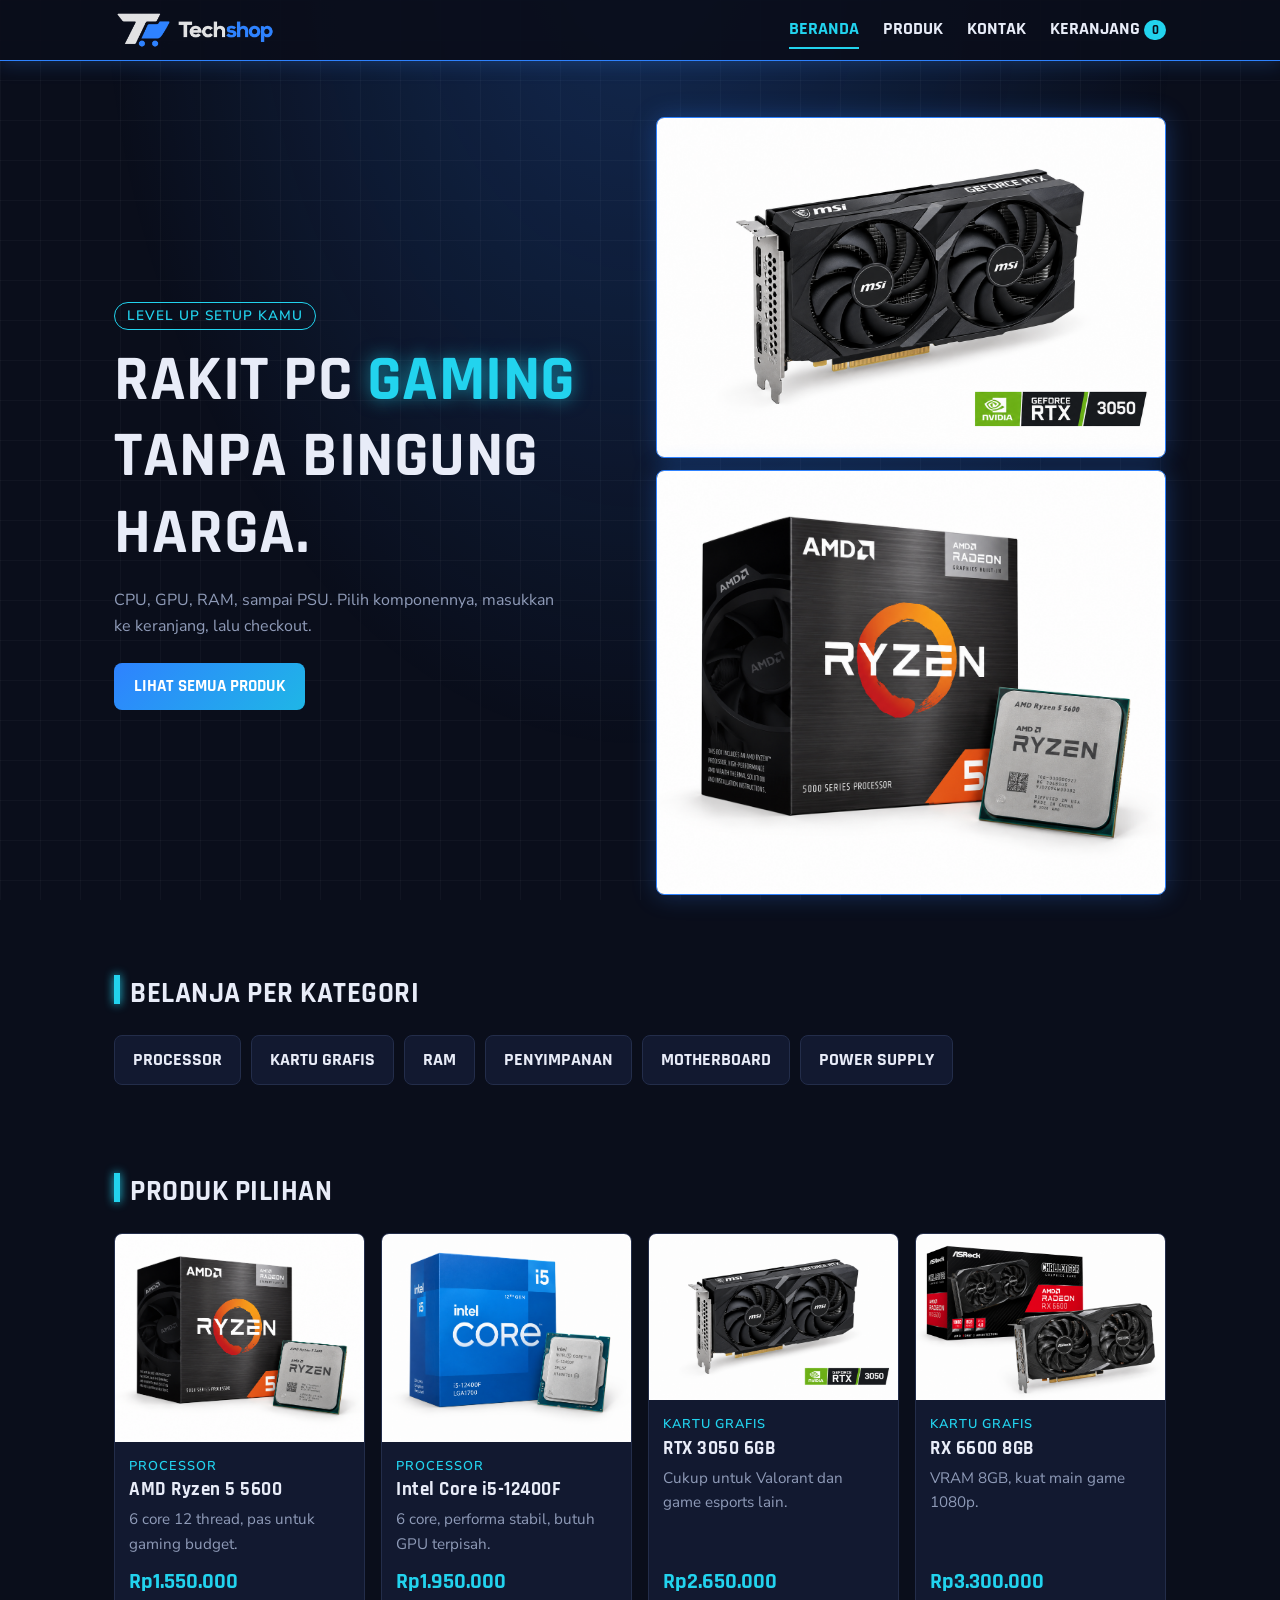
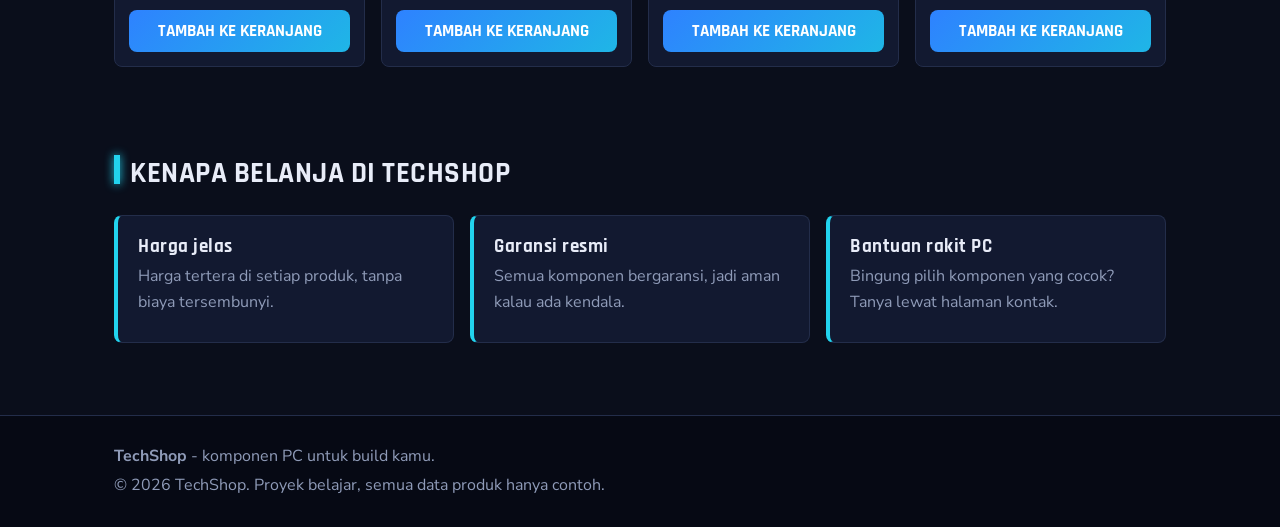
<file: index.html>
<!DOCTYPE html>
<html lang="id">
<head>
  <title>TechShop - Komponen PC untuk build kamu</title>
  <meta charset="UTF-8">
  <meta name="viewport" content="width=device-width, initial-scale=1">
  <link rel="icon" href="images/favicon.png">
  <link rel="preconnect" href="https://fonts.googleapis.com">
  <link rel="preconnect" href="https://fonts.gstatic.com" crossorigin>
  <link href="https://fonts.googleapis.com/css2?family=Nunito+Sans:wght@400;600&family=Rajdhani:wght@600;700&display=swap" rel="stylesheet">
  <link rel="stylesheet" href="css/style.css">
</head>
<body>
  <div id="site-header"></div>

  <main>
    <section class="hero">
      <div class="hero-text">
        <p class="hero-tag">Level up setup kamu</p>
        <h1>Rakit PC <span class="neon">gaming</span> tanpa bingung harga.</h1>
        <p>CPU, GPU, RAM, sampai PSU. Pilih komponennya, masukkan ke keranjang, lalu checkout.</p>
        <a class="btn" href="products.html">Lihat semua produk</a>
      </div>
      <div class="hero-images">
        <img src="images/products/MSI-GeForce-rtx-3050.png" alt="Kartu grafis RTX 3050">
        <img src="images/products/cpu-ryzen-5600.png" alt="Processor Ryzen 5 5600">
      </div>
    </section>

    <section class="section">
      <h2>Belanja per kategori</h2>
      <div id="category-list" class="category-list"></div>
    </section>

    <section class="section">
      <h2>Produk pilihan</h2>
      <div id="featured-list" class="product-grid"></div>
    </section>

    <section class="section">
      <h2>Kenapa belanja di TechShop</h2>
      <div class="info-grid">
        <div class="info-box">
          <h3>Harga jelas</h3>
          <p>Harga tertera di setiap produk, tanpa biaya tersembunyi.</p>
        </div>
        <div class="info-box">
          <h3>Garansi resmi</h3>
          <p>Semua komponen bergaransi, jadi aman kalau ada kendala.</p>
        </div>
        <div class="info-box">
          <h3>Bantuan rakit PC</h3>
          <p>Bingung pilih komponen yang cocok? Tanya lewat halaman kontak.</p>
        </div>
      </div>
    </section>
  </main>

  <div id="site-footer"></div>

  <script src="js/data.js"></script>
  <script src="js/cart.js"></script>
  <script src="js/layout.js"></script>
  <script src="js/products.js"></script>
</body>
</html>
</file>
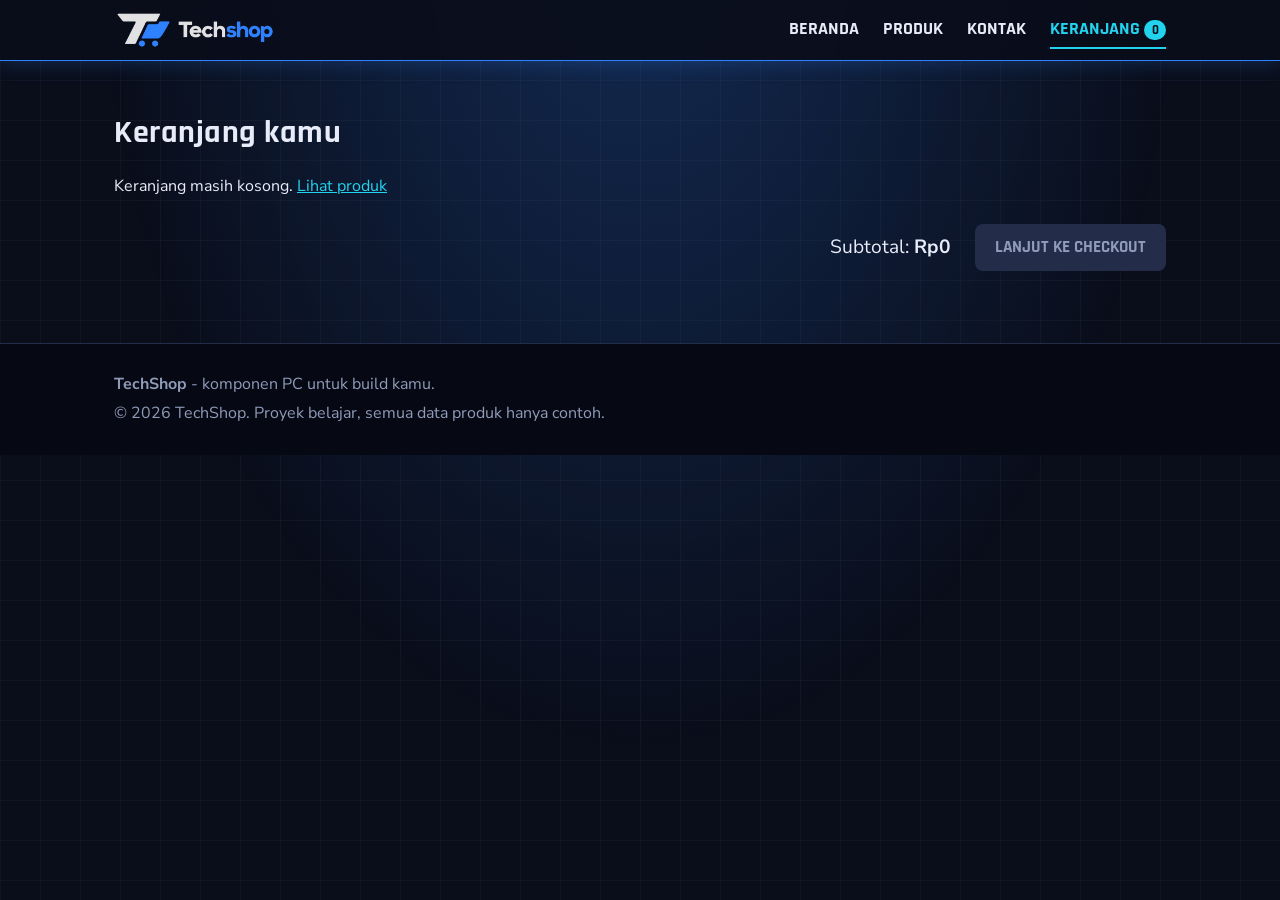
<file: cart.html>
<!DOCTYPE html>
<html lang="id">
<head>
  <title>Keranjang - TechShop</title>
  <meta charset="UTF-8">
  <meta name="viewport" content="width=device-width, initial-scale=1">
  <link rel="icon" href="images/favicon.png">
  <link rel="preconnect" href="https://fonts.googleapis.com">
  <link rel="preconnect" href="https://fonts.gstatic.com" crossorigin>
  <link href="https://fonts.googleapis.com/css2?family=Nunito+Sans:wght@400;600&family=Rajdhani:wght@600;700&display=swap" rel="stylesheet">
  <link rel="stylesheet" href="css/style.css">
</head>
<body>
  <div id="site-header"></div>

  <main class="section">
    <h1>Keranjang kamu</h1>
    <div id="cart-items"></div>

    <div class="cart-footer">
      <p class="cart-total">Subtotal: <strong id="cart-subtotal">Rp0</strong></p>
      <a id="checkout-btn" class="btn" href="checkout.html">Lanjut ke checkout</a>
    </div>
  </main>

  <div id="site-footer"></div>

  <script src="js/data.js"></script>
  <script src="js/cart.js"></script>
  <script src="js/layout.js"></script>
  <script src="js/cart-page.js"></script>
</body>
</html>
</file>
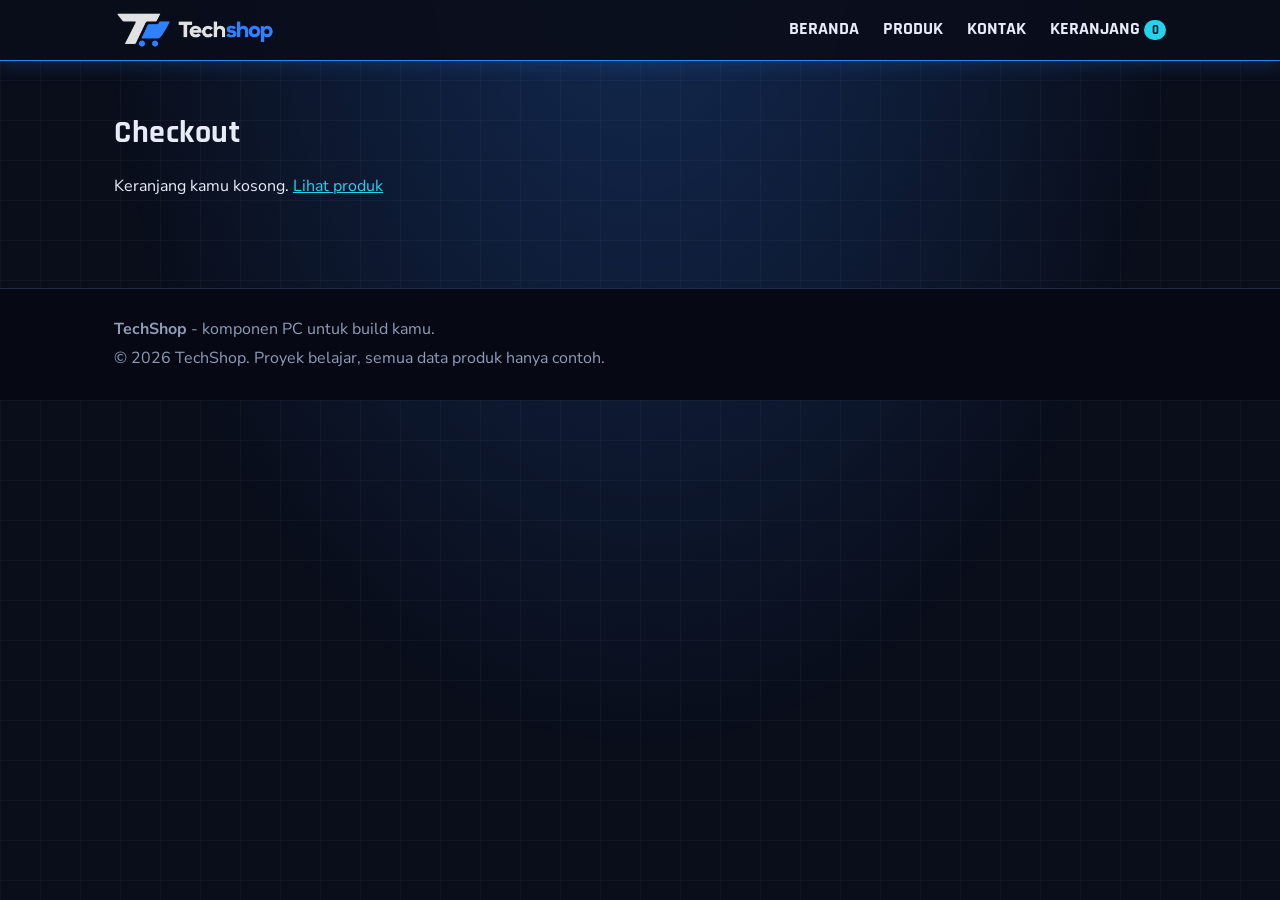
<file: checkout.html>
<!DOCTYPE html>
<html lang="id">
<head>
  <title>Checkout - TechShop</title>
  <meta charset="UTF-8">
  <meta name="viewport" content="width=device-width, initial-scale=1">
  <link rel="icon" href="images/favicon.png">
  <link rel="preconnect" href="https://fonts.googleapis.com">
  <link rel="preconnect" href="https://fonts.gstatic.com" crossorigin>
  <link href="https://fonts.googleapis.com/css2?family=Nunito+Sans:wght@400;600&family=Rajdhani:wght@600;700&display=swap" rel="stylesheet">
  <link rel="stylesheet" href="css/style.css">
</head>
<body>
  <div id="site-header"></div>

  <main class="section">
    <h1>Checkout</h1>

    <p id="empty-message" hidden>Keranjang kamu kosong. <a href="products.html">Lihat produk</a></p>

    <div id="checkout-layout" class="checkout-layout">
      <form id="checkout-form" class="form-box">
        <h2>Data pengiriman</h2>

        <label for="name">Nama lengkap</label>
        <input id="name" class="field" type="text" required>

        <label for="phone">Nomor HP</label>
        <input id="phone" class="field" type="tel" pattern="[0-9+ ]{9,15}" title="Isi nomor HP, contoh: 081234567890" required>

        <label for="address">Alamat lengkap</label>
        <textarea id="address" class="field" rows="3" required></textarea>

        <label for="payment">Metode pembayaran</label>
        <select id="payment" class="field" required>
          <option value="Transfer bank">Transfer bank</option>
          <option value="E-wallet">E-wallet</option>
          <option value="COD">Bayar di tempat (COD)</option>
        </select>

        <button type="submit" class="btn">Buat pesanan</button>
      </form>

      <aside class="form-box">
        <h2>Ringkasan pesanan</h2>
        <div id="summary-items"></div>
        <div class="summary-row"><span>Subtotal</span><span id="sum-subtotal"></span></div>
        <div class="summary-row"><span>Ongkir</span><span id="sum-shipping"></span></div>
        <div class="summary-row summary-total"><span>Total</span><span id="sum-total"></span></div>
      </aside>
    </div>

    <div id="order-success" class="form-box success-box" hidden>
      <h2>Pesanan berhasil dibuat</h2>
      <p>Nomor pesanan kamu: <strong id="order-id"></strong></p>
      <p>Total bayar: <strong id="order-total"></strong></p>
      <p>Terima kasih sudah belanja di TechShop.</p>
      <a class="btn" href="products.html">Belanja lagi</a>
    </div>
  </main>

  <div id="site-footer"></div>

  <script src="js/data.js"></script>
  <script src="js/cart.js"></script>
  <script src="js/layout.js"></script>
  <script src="js/checkout.js"></script>
</body>
</html>
</file>
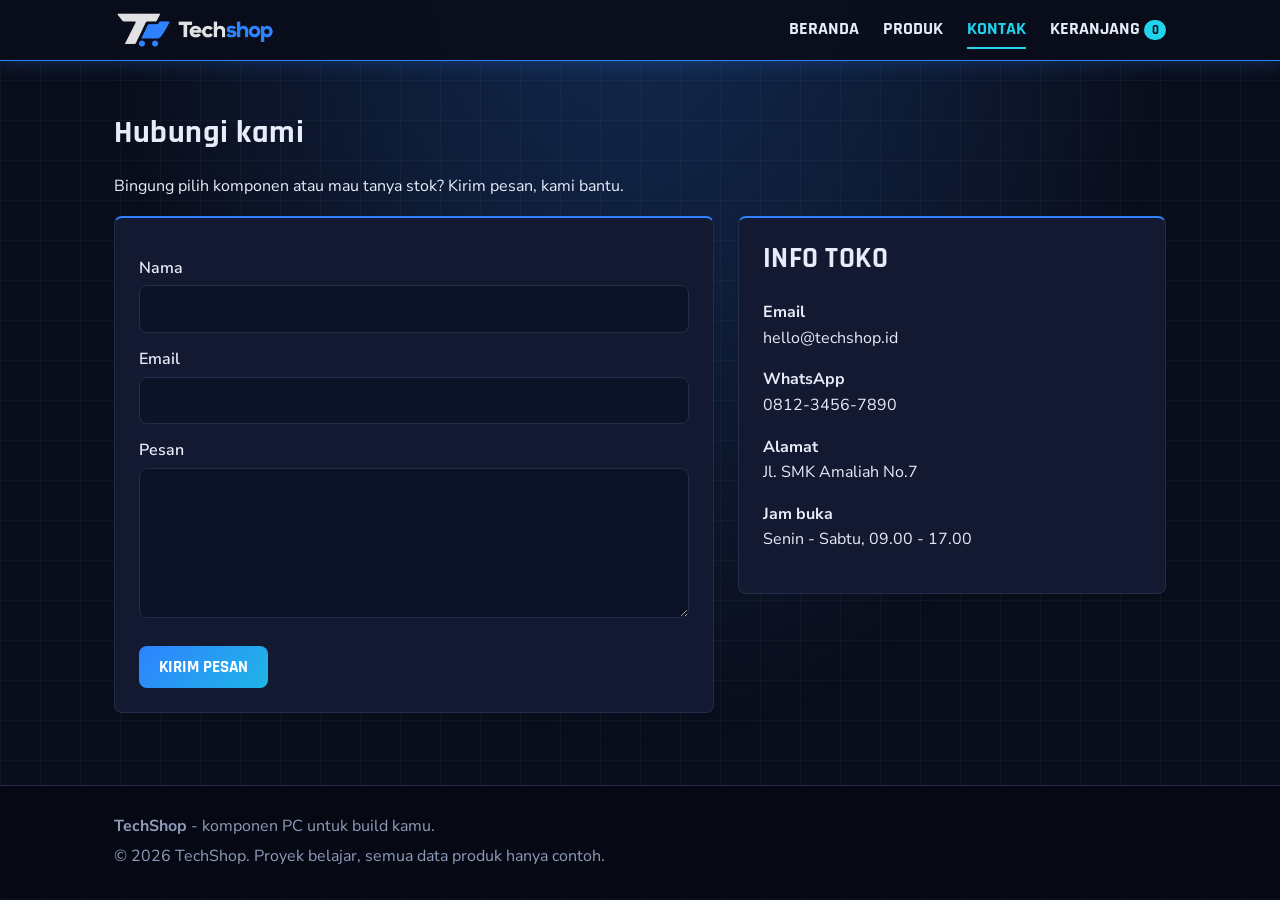
<file: contact.html>
<!DOCTYPE html>
<html lang="id">
<head>
  <title>Kontak - TechShop</title>
  <meta charset="UTF-8">
  <meta name="viewport" content="width=device-width, initial-scale=1">
  <link rel="icon" href="images/favicon.png">
  <link rel="preconnect" href="https://fonts.googleapis.com">
  <link rel="preconnect" href="https://fonts.gstatic.com" crossorigin>
  <link href="https://fonts.googleapis.com/css2?family=Nunito+Sans:wght@400;600&family=Rajdhani:wght@600;700&display=swap" rel="stylesheet">
  <link rel="stylesheet" href="css/style.css">
</head>
<body>
  <div id="site-header"></div>

  <main class="section">
    <h1>Hubungi kami</h1>
    <p>Bingung pilih komponen atau mau tanya stok? Kirim pesan, kami bantu.</p>

    <div class="checkout-layout">
      <form id="contact-form" class="form-box">
        <label for="c-name">Nama</label>
        <input id="c-name" class="field" type="text" required>

        <label for="c-email">Email</label>
        <input id="c-email" class="field" type="email" required>

        <label for="c-message">Pesan</label>
        <textarea id="c-message" class="field" rows="5" required></textarea>

        <button type="submit" class="btn">Kirim pesan</button>
        <p id="contact-success" class="success-text" hidden>Pesan terkirim. Kami balas secepatnya.</p>
      </form>

      <aside class="form-box">
        <h2>Info toko</h2>
        <p><strong>Email</strong><br>hello@techshop.id</p>
        <p><strong>WhatsApp</strong><br>0812-3456-7890</p>
        <p><strong>Alamat</strong><br>Jl. SMK Amaliah No.7</p>
        <p><strong>Jam buka</strong><br>Senin - Sabtu, 09.00 - 17.00</p>
      </aside>
    </div>
  </main>

  <div id="site-footer"></div>

  <script src="js/data.js"></script>
  <script src="js/cart.js"></script>
  <script src="js/layout.js"></script>
  <script src="js/contact.js"></script>
</body>
</html>
</file>
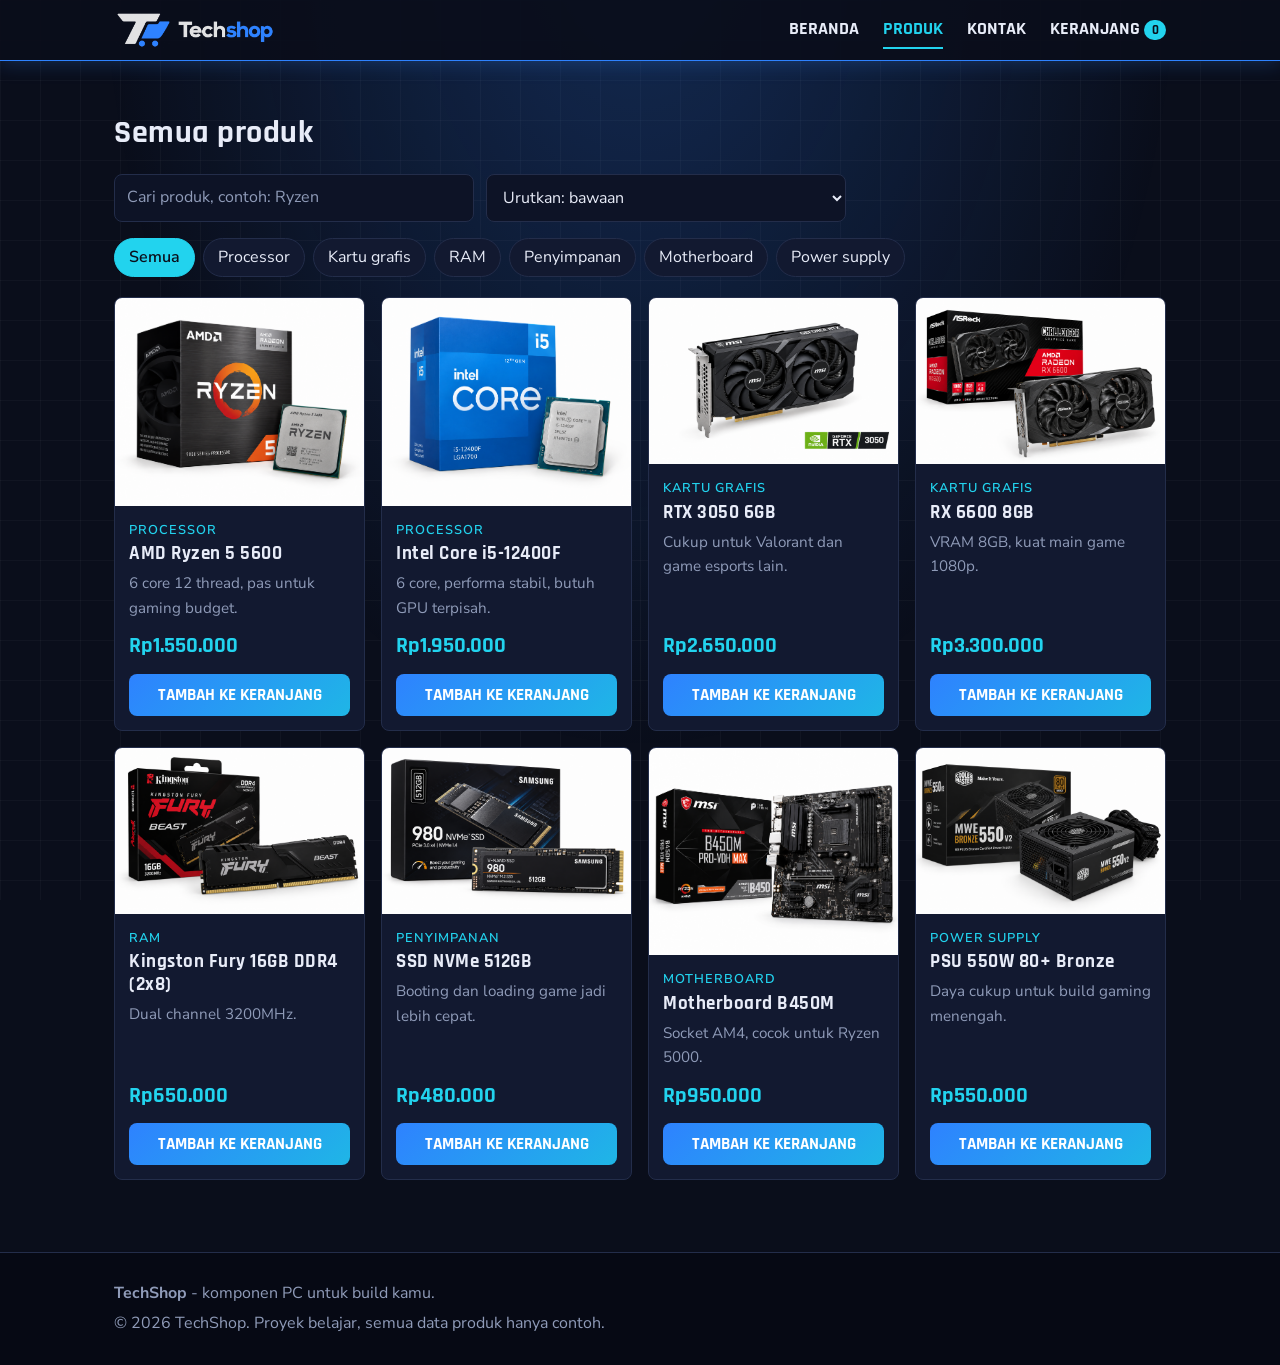
<file: products.html>
<!DOCTYPE html>
<html lang="id">
<head>
  <title>Produk - TechShop</title>
  <meta charset="UTF-8">
  <meta name="viewport" content="width=device-width, initial-scale=1">
  <link rel="icon" href="images/favicon.png">
  <link rel="preconnect" href="https://fonts.googleapis.com">
  <link rel="preconnect" href="https://fonts.gstatic.com" crossorigin>
  <link href="https://fonts.googleapis.com/css2?family=Nunito+Sans:wght@400;600&family=Rajdhani:wght@600;700&display=swap" rel="stylesheet">
  <link rel="stylesheet" href="css/style.css">
</head>
<body>
  <div id="site-header"></div>

  <main class="section">
    <h1>Semua produk</h1>

    <div class="toolbar">
      <input id="search-input" class="field" type="search" placeholder="Cari produk, contoh: Ryzen">
      <select id="sort-select" class="field">
        <option value="default">Urutkan: bawaan</option>
        <option value="low">Harga termurah</option>
        <option value="high">Harga termahal</option>
      </select>
    </div>

    <div id="filters" class="filters"></div>
    <div id="product-list" class="product-grid"></div>
  </main>

  <div id="site-footer"></div>

  <script src="js/data.js"></script>
  <script src="js/cart.js"></script>
  <script src="js/layout.js"></script>
  <script src="js/products.js"></script>
</body>
</html>
</file>
<file: css/style.css>
/* ===== Warna & font. Ubah di sini, semua halaman ikut berubah ===== */
:root {
  --blue: #2e82ff;        /* biru logo */
  --cyan: #22d3ee;        /* neon */
  --text: #e8ecf8;
  --muted: #8f9bb8;
  --bg: #0a0e1b;
  --card: #121930;
  --field: #0d1326;
  --line: #232d4a;
  --radius: 8px;
  color-scheme: dark;
}

* {
  box-sizing: border-box;
}

body {
  margin: 0;
  font-family: "Nunito Sans", sans-serif;
  background: var(--bg);
  color: var(--text);
  line-height: 1.6;
}

/* Latar kotak-kotak + cahaya biru di atas (dekorasi) */
body::before {
  content: "";
  position: fixed;
  inset: 0;
  z-index: -1;
  pointer-events: none;
  background:
    radial-gradient(ellipse at 50% -10%, rgba(46, 130, 255, 0.25), transparent 60%),
    linear-gradient(rgba(255, 255, 255, 0.03) 1px, transparent 1px),
    linear-gradient(90deg, rgba(255, 255, 255, 0.03) 1px, transparent 1px);
  background-size: auto, 40px 40px, 40px 40px;
}

h1,
h2,
h3 {
  font-family: "Rajdhani", sans-serif;
  line-height: 1.2;
  letter-spacing: 0.5px;
}

h2 {
  font-size: 1.8rem;
  text-transform: uppercase;
}

/* Garis kecil neon di samping judul section */
.section h2::before {
  content: "";
  display: inline-block;
  width: 6px;
  height: 1em;
  margin-right: 10px;
  background: var(--cyan);
  box-shadow: 0 0 10px var(--cyan);
  vertical-align: -2px;
}

a {
  color: var(--cyan);
}

img {
  max-width: 100%;
  display: block;
}

[hidden] {
  display: none !important;
}

.neon {
  color: var(--cyan);
  text-shadow: 0 0 18px rgba(34, 211, 238, 0.6);
}

/* ===== Navbar ===== */
#site-header {
  position: sticky;
  top: 0;
  z-index: 10;
  background: rgba(10, 14, 27, 0.92);
  border-bottom: 1px solid var(--blue);
  box-shadow: 0 2px 18px rgba(46, 130, 255, 0.25);
}

.header-inner {
  display: flex;
  justify-content: space-between;
  align-items: center;
  max-width: 1100px;
  margin: 0 auto;
  padding: 10px 24px;
}

.logo img {
  height: 40px;
  width: auto;
}

#main-nav {
  display: flex;
  align-items: center;
  gap: 24px;
}

#main-nav a {
  padding: 4px 0;
  color: var(--text);
  font-family: "Rajdhani", sans-serif;
  font-size: 1.1rem;
  font-weight: 700;
  text-transform: uppercase;
  text-decoration: none;
  border-bottom: 2px solid transparent;
}

#main-nav a:hover,
#main-nav a.active {
  color: var(--cyan);
  border-bottom-color: var(--cyan);
}

.cart-badge {
  display: inline-block;
  min-width: 22px;
  padding: 0 6px;
  background: var(--cyan);
  color: var(--bg);
  border-radius: 999px;
  font-size: 0.8rem;
  text-align: center;
}

.menu-toggle {
  display: none;
  padding: 6px 12px;
  background: none;
  border: 1px solid var(--blue);
  border-radius: var(--radius);
  color: var(--text);
  font: inherit;
  cursor: pointer;
}

/* ===== Footer ===== */
#site-footer {
  margin-top: 40px;
  background: #060914;
  border-top: 1px solid var(--line);
  color: var(--muted);
}

.footer-inner {
  max-width: 1100px;
  margin: 0 auto;
  padding: 24px;
}

.footer-inner p {
  margin: 4px 0;
}

/* ===== Layout ===== */
.section {
  max-width: 1100px;
  margin: 0 auto;
  padding: 32px 24px;
}

.hero {
  display: grid;
  grid-template-columns: 1fr 1fr;
  align-items: center;
  gap: 32px;
  max-width: 1100px;
  margin: 0 auto;
  padding: 56px 24px 24px;
}

.hero-tag {
  display: inline-block;
  margin: 0 0 12px;
  padding: 2px 12px;
  border: 1px solid var(--cyan);
  border-radius: 999px;
  color: var(--cyan);
  font-size: 0.85rem;
  font-weight: 600;
  text-transform: uppercase;
  letter-spacing: 1px;
}

.hero h1 {
  max-width: 14ch;
  margin: 0 0 16px;
  font-size: clamp(2.4rem, 6vw, 4rem);
  text-transform: uppercase;
}

.hero p {
  max-width: 46ch;
  margin-bottom: 24px;
  color: var(--muted);
}

.hero .hero-tag {
  margin-bottom: 12px;
  color: var(--cyan);
}

.hero-images {
  display: grid;
  gap: 12px;
}

.hero-images img {
  border: 1px solid var(--blue);
  border-radius: var(--radius);
  box-shadow: 0 0 24px rgba(46, 130, 255, 0.3);
}

/* ===== Tombol ===== */
.btn {
  display: inline-block;
  padding: 10px 20px;
  background: linear-gradient(135deg, #2e82ff, #1fb6e6);
  color: #ffffff;
  border: none;
  border-radius: var(--radius);
  font-family: "Rajdhani", sans-serif;
  font-size: 1.05rem;
  font-weight: 700;
  text-transform: uppercase;
  text-decoration: none;
  cursor: pointer;
  transition: box-shadow 0.2s, transform 0.2s;
}

.btn:hover {
  box-shadow: 0 0 18px rgba(34, 211, 238, 0.6);
  transform: translateY(-1px);
}

.btn.disabled {
  background: var(--line);
  color: var(--muted);
  pointer-events: none;
}

.btn:focus-visible,
.filter-btn:focus-visible,
.qty-btn:focus-visible,
.field:focus-visible,
#main-nav a:focus-visible {
  outline: 2px solid var(--cyan);
  outline-offset: 2px;
}

/* ===== Kategori & info ===== */
.category-list {
  display: flex;
  flex-wrap: wrap;
  gap: 10px;
}

.category-link {
  padding: 10px 18px;
  background: var(--card);
  border: 1px solid var(--line);
  border-radius: var(--radius);
  color: var(--text);
  font-family: "Rajdhani", sans-serif;
  font-size: 1.1rem;
  font-weight: 700;
  text-transform: uppercase;
  text-decoration: none;
  transition: border-color 0.2s, box-shadow 0.2s;
}

.category-link:hover {
  border-color: var(--cyan);
  box-shadow: 0 0 14px rgba(34, 211, 238, 0.35);
  color: var(--cyan);
}

.info-grid {
  display: grid;
  grid-template-columns: repeat(auto-fit, minmax(240px, 1fr));
  gap: 16px;
}

.info-box {
  padding: 20px;
  background: var(--card);
  border: 1px solid var(--line);
  border-left: 4px solid var(--cyan);
  border-radius: var(--radius);
}

.info-box h3,
.info-box p {
  margin: 0 0 6px;
}

.info-box p {
  color: var(--muted);
}

/* ===== Produk ===== */
.product-grid {
  display: grid;
  grid-template-columns: repeat(auto-fill, minmax(230px, 1fr));
  gap: 16px;
  margin-top: 20px;
}

.product-card {
  display: flex;
  flex-direction: column;
  overflow: hidden;
  background: var(--card);
  border: 1px solid var(--line);
  border-radius: var(--radius);
  transition: border-color 0.2s, box-shadow 0.2s, transform 0.2s;
}

.product-card:hover {
  border-color: var(--cyan);
  box-shadow: 0 0 20px rgba(34, 211, 238, 0.3);
  transform: translateY(-4px);
}

.product-body {
  display: flex;
  flex-direction: column;
  flex-grow: 1;
  padding: 14px;
}

.product-body h3 {
  margin: 2px 0 6px;
  font-size: 1.2rem;
}

.product-category {
  margin: 0;
  color: var(--cyan);
  font-size: 0.8rem;
  font-weight: 600;
  text-transform: uppercase;
  letter-spacing: 1px;
}

.product-desc {
  flex-grow: 1;
  margin: 0 0 8px;
  color: var(--muted);
  font-size: 0.95rem;
}

.product-price {
  margin: 0 0 10px;
  color: var(--cyan);
  font-family: "Rajdhani", sans-serif;
  font-size: 1.4rem;
  font-weight: 700;
}

/* ===== Cari, urut, filter ===== */
.toolbar {
  display: flex;
  flex-wrap: wrap;
  gap: 12px;
}

.field {
  width: 100%;
  padding: 10px 12px;
  background: var(--field);
  border: 1px solid var(--line);
  border-radius: var(--radius);
  color: var(--text);
  font: inherit;
}

.field::placeholder {
  color: var(--muted);
}

.toolbar .field {
  width: auto;
  flex: 1 1 220px;
  max-width: 360px;
}

.filters {
  display: flex;
  flex-wrap: wrap;
  gap: 8px;
  margin-top: 16px;
}

.filter-btn {
  padding: 6px 14px;
  background: var(--card);
  border: 1px solid var(--line);
  border-radius: 999px;
  color: var(--text);
  font: inherit;
  cursor: pointer;
}

.filter-btn:hover {
  border-color: var(--cyan);
}

.filter-btn.active {
  background: var(--cyan);
  border-color: var(--cyan);
  color: var(--bg);
  font-weight: 600;
}

/* ===== Keranjang ===== */
.cart-row {
  display: grid;
  grid-template-columns: 110px 1fr auto;
  align-items: center;
  gap: 16px;
  padding: 16px 0;
  border-bottom: 1px solid var(--line);
}

.cart-row img {
  border: 1px solid var(--line);
  border-radius: var(--radius);
}

.cart-row h3,
.cart-row p {
  margin: 0 0 4px;
}

.cart-actions {
  display: flex;
  align-items: center;
  gap: 8px;
}

.qty-btn {
  width: 30px;
  height: 30px;
  background: var(--card);
  border: 1px solid var(--line);
  border-radius: var(--radius);
  color: var(--text);
  cursor: pointer;
}

.qty-btn:hover {
  border-color: var(--cyan);
}

.link-btn {
  background: none;
  border: none;
  color: #ff6b7a;
  font: inherit;
  text-decoration: underline;
  cursor: pointer;
}

.cart-subtotal {
  color: var(--cyan);
  font-weight: 700;
}

.cart-footer {
  display: flex;
  justify-content: flex-end;
  align-items: center;
  gap: 24px;
  margin-top: 24px;
}

.cart-total {
  margin: 0;
  font-size: 1.2rem;
}

/* ===== Form (checkout & kontak) ===== */
.checkout-layout {
  display: grid;
  grid-template-columns: 1.4fr 1fr;
  gap: 24px;
  align-items: start;
  margin-top: 16px;
}

.form-box {
  padding: 24px;
  background: var(--card);
  border: 1px solid var(--line);
  border-top: 2px solid var(--blue);
  border-radius: var(--radius);
}

.form-box h2 {
  margin-top: 0;
}

.form-box h2::before {
  display: none;
}

.form-box label {
  display: block;
  margin: 14px 0 4px;
  font-weight: 600;
}

.form-box .btn {
  margin-top: 20px;
}

.summary-row {
  display: flex;
  justify-content: space-between;
  gap: 12px;
  padding: 6px 0;
}

.summary-total {
  margin-top: 8px;
  padding-top: 12px;
  border-top: 1px solid var(--line);
  color: var(--cyan);
  font-size: 1.1rem;
  font-weight: 700;
}

.success-box {
  max-width: 520px;
  border-top-color: var(--cyan);
}

.success-text {
  color: #34d399;
  font-weight: 600;
}

/* ===== HP ===== */
@media (max-width: 760px) {
  .hero,
  .checkout-layout {
    grid-template-columns: 1fr;
  }

  .menu-toggle {
    display: block;
  }

  #main-nav {
    display: none;
    position: absolute;
    top: 100%;
    left: 0;
    right: 0;
    flex-direction: column;
    align-items: flex-start;
    gap: 12px;
    padding: 16px 24px;
    background: #0a0e1b;
    border-bottom: 1px solid var(--blue);
  }

  #main-nav.open {
    display: flex;
  }

  .cart-row {
    grid-template-columns: 80px 1fr;
  }

  .cart-subtotal {
    grid-column: 2;
  }
}

/* Hormati pengguna yang mematikan animasi */
@media (prefers-reduced-motion: reduce) {
  * {
    transition: none !important;
  }
}
</file>
